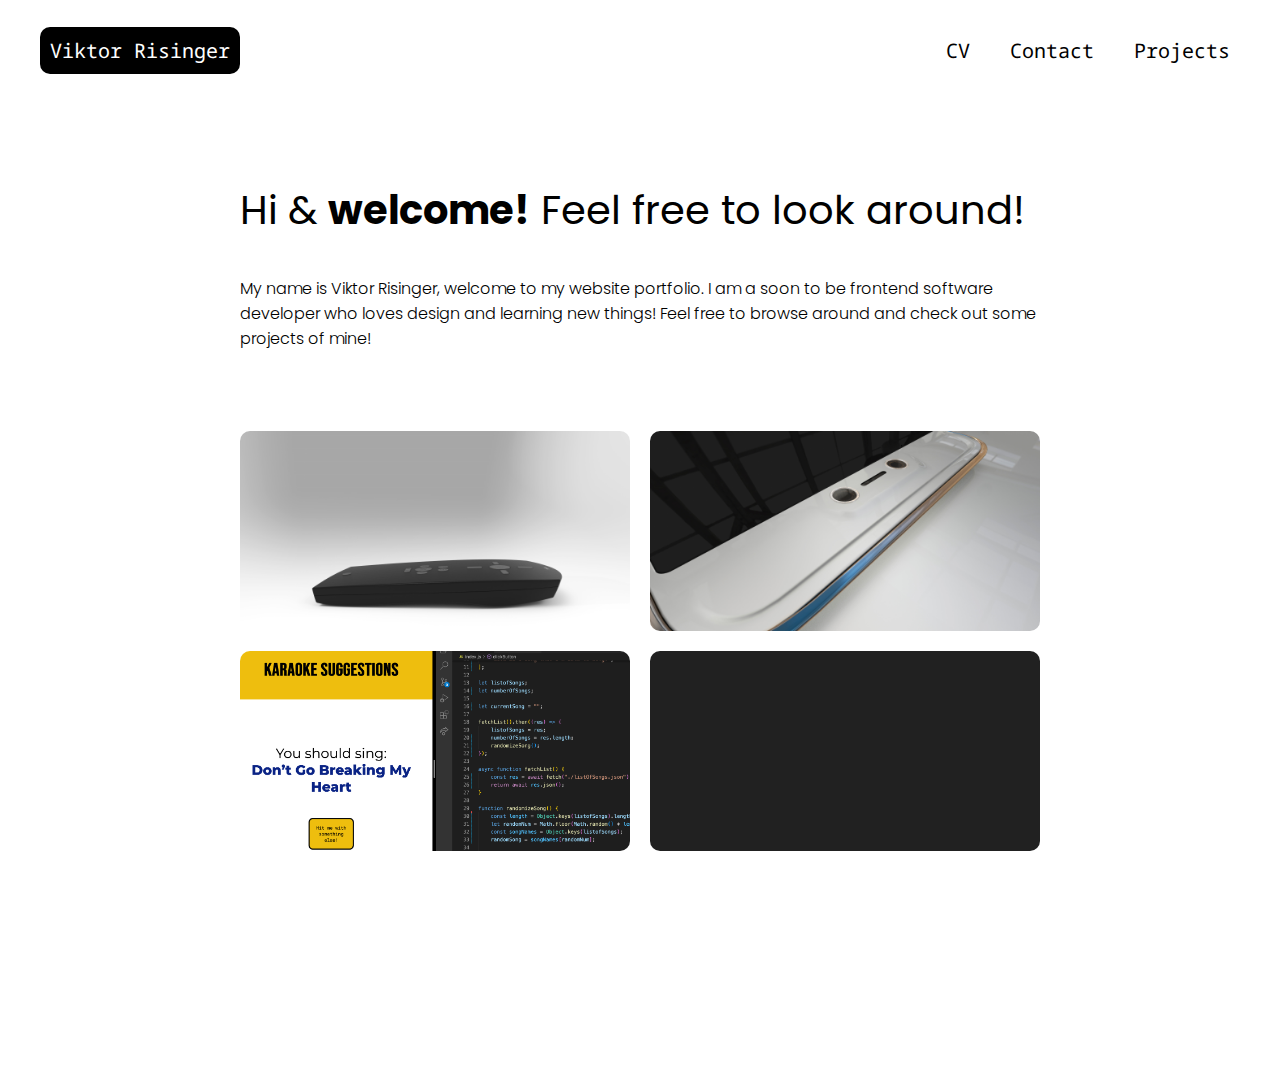
<file: index.html>
<!DOCTYPE html>
<html lang="en">
    <head>
        <meta charset="UTF-8" />
        <meta http-equiv="X-UA-Compatible" content="IE=edge" />
        <meta name="viewport" content="width=device-width, initial-scale=1.0" />
        <link rel="stylesheet" href="css/style-main.css" />
        <link rel="stylesheet" href="css/style-index.css" />
        <title>CV</title>
    </head>

    <body>
        <header>
            <nav id="navbar" class="navbar">

                <a href=index.html class="logo">Viktor Risinger</a>
            
                <ul class="navmenu">
                    <li class="navitem"><a class="navlink" href="about.html">CV</a></li>
                    <li class="navitem"><a class="navlink" href="contact.html">Contact</a></li>
                    <li class="navitem"><a class="navlink" href="index.html">Projects</a></li>
                </ul>

                <div class="hamburger">
                    <span class="burger-line"></span>
                    <span class="burger-line"></span>
                    <span class="burger-line"></span>
                </div>
            </nav> 
        </header>

        <div class="much-space"></div>
    
        <section class="grid-section">
            <h1 class="grid-heading">
                <span>Hi &</span>
                <span class="bold">welcome!</span>
                <span class="regular">Feel free to look around!</span>
            </h1>
            <p class="grid-text">
                My name is Viktor Risinger, welcome to my website portfolio.
                I am a soon to be frontend software developer who loves design and learning new things!
                Feel free to browse around and check out some projects of mine!
                
            </p>
            
            <a href="project1.html" class="card-item1 card-items"></a>
            <a href="project2.html" class="card-item2 card-items"></a>
            <a href="project3.html" class="card-item3 card-items"></a>
            <a href="rockPaperScissors/rps.html" class="card-item4 card-items">
                <span>Rock Paper Scissors</span>
            </a>            
        </section>
        
        <div class="much-space"></div>
        <div class="extra-space"></div>

        <script src="burger.js"></script>
    </body>
</html>
</file>
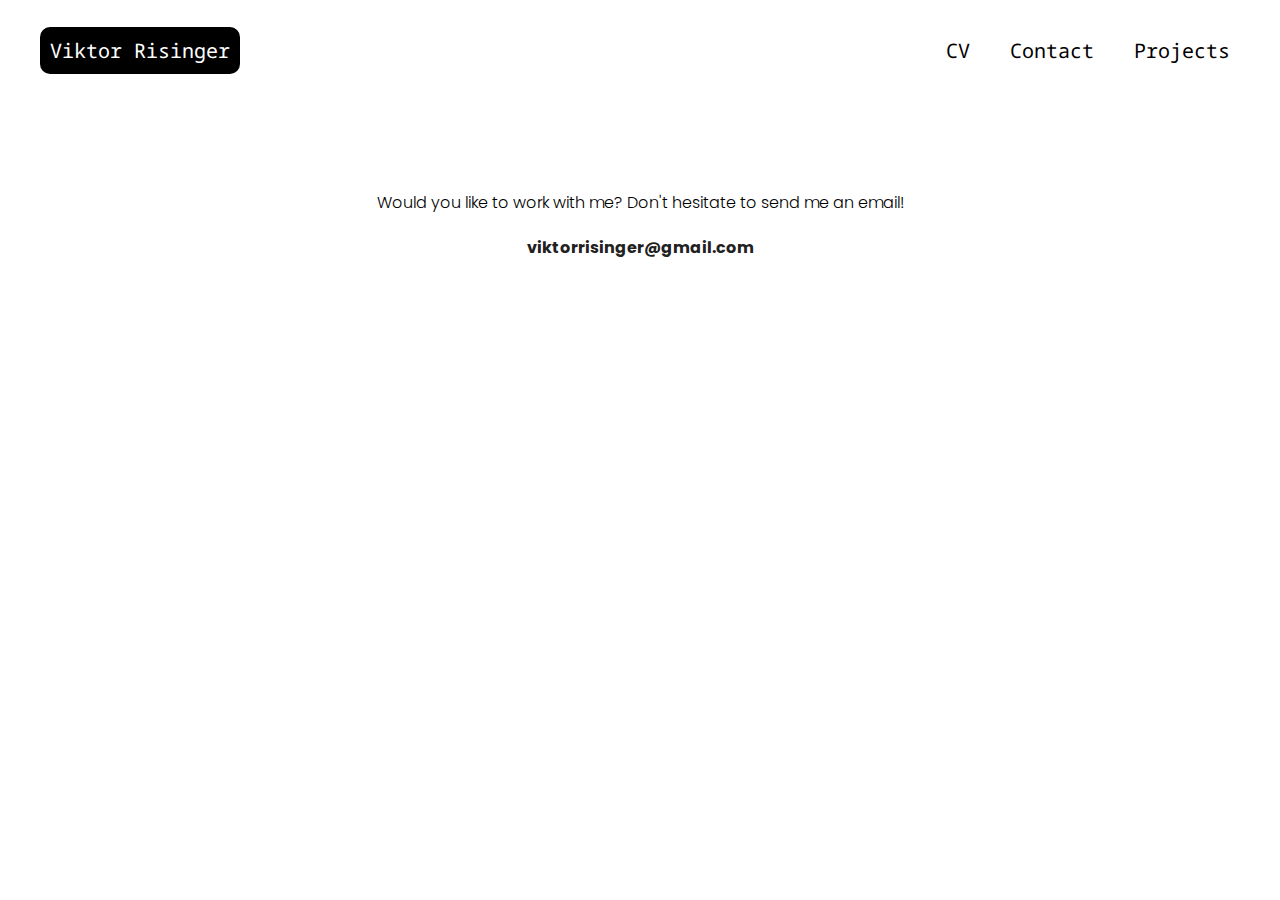
<file: contact.html>
<!DOCTYPE html>
<html lang="en">
    <head>
        <meta charset="UTF-8" />
        <meta http-equiv="X-UA-Compatible" content="IE=edge" />
        <meta name="viewport" content="width=device-width, initial-scale=1.0" />
        <link rel="stylesheet" href="css/style-contact.css" />
        <link rel="stylesheet" href="css/style-main.css" />
        <title>CV-contact</title>
    </head>
    <body>
        <header>
            <nav id="navbar" class="navbar">
                <a href="index.html" class="logo">Viktor Risinger</a>

                <ul class="navmenu">
                    <li class="navitem">
                        <a class="navlink" href="about.html">CV</a>
                    </li>
                    <li class="navitem">
                        <a class="navlink" href="contact.html">Contact</a>
                    </li>
                    <li class="navitem">
                        <a class="navlink" href="index.html">Projects</a>
                    </li>
                </ul>

                <div class="hamburger">
                    <span class="burger-line"></span>
                    <span class="burger-line"></span>
                    <span class="burger-line"></span>
                </div>
            </nav>
        </header>

        <div class="much-space"></div>

        <div class="flex-box">
            <p>
                Would you like to work with me? Don't hesitate to send me an
                email!
            </p>
            <p class="bold">viktorrisinger@gmail.com</p>
            <p></p>
        </div>

        <script src="burger.js"></script>
    </body>
</html>
</file>
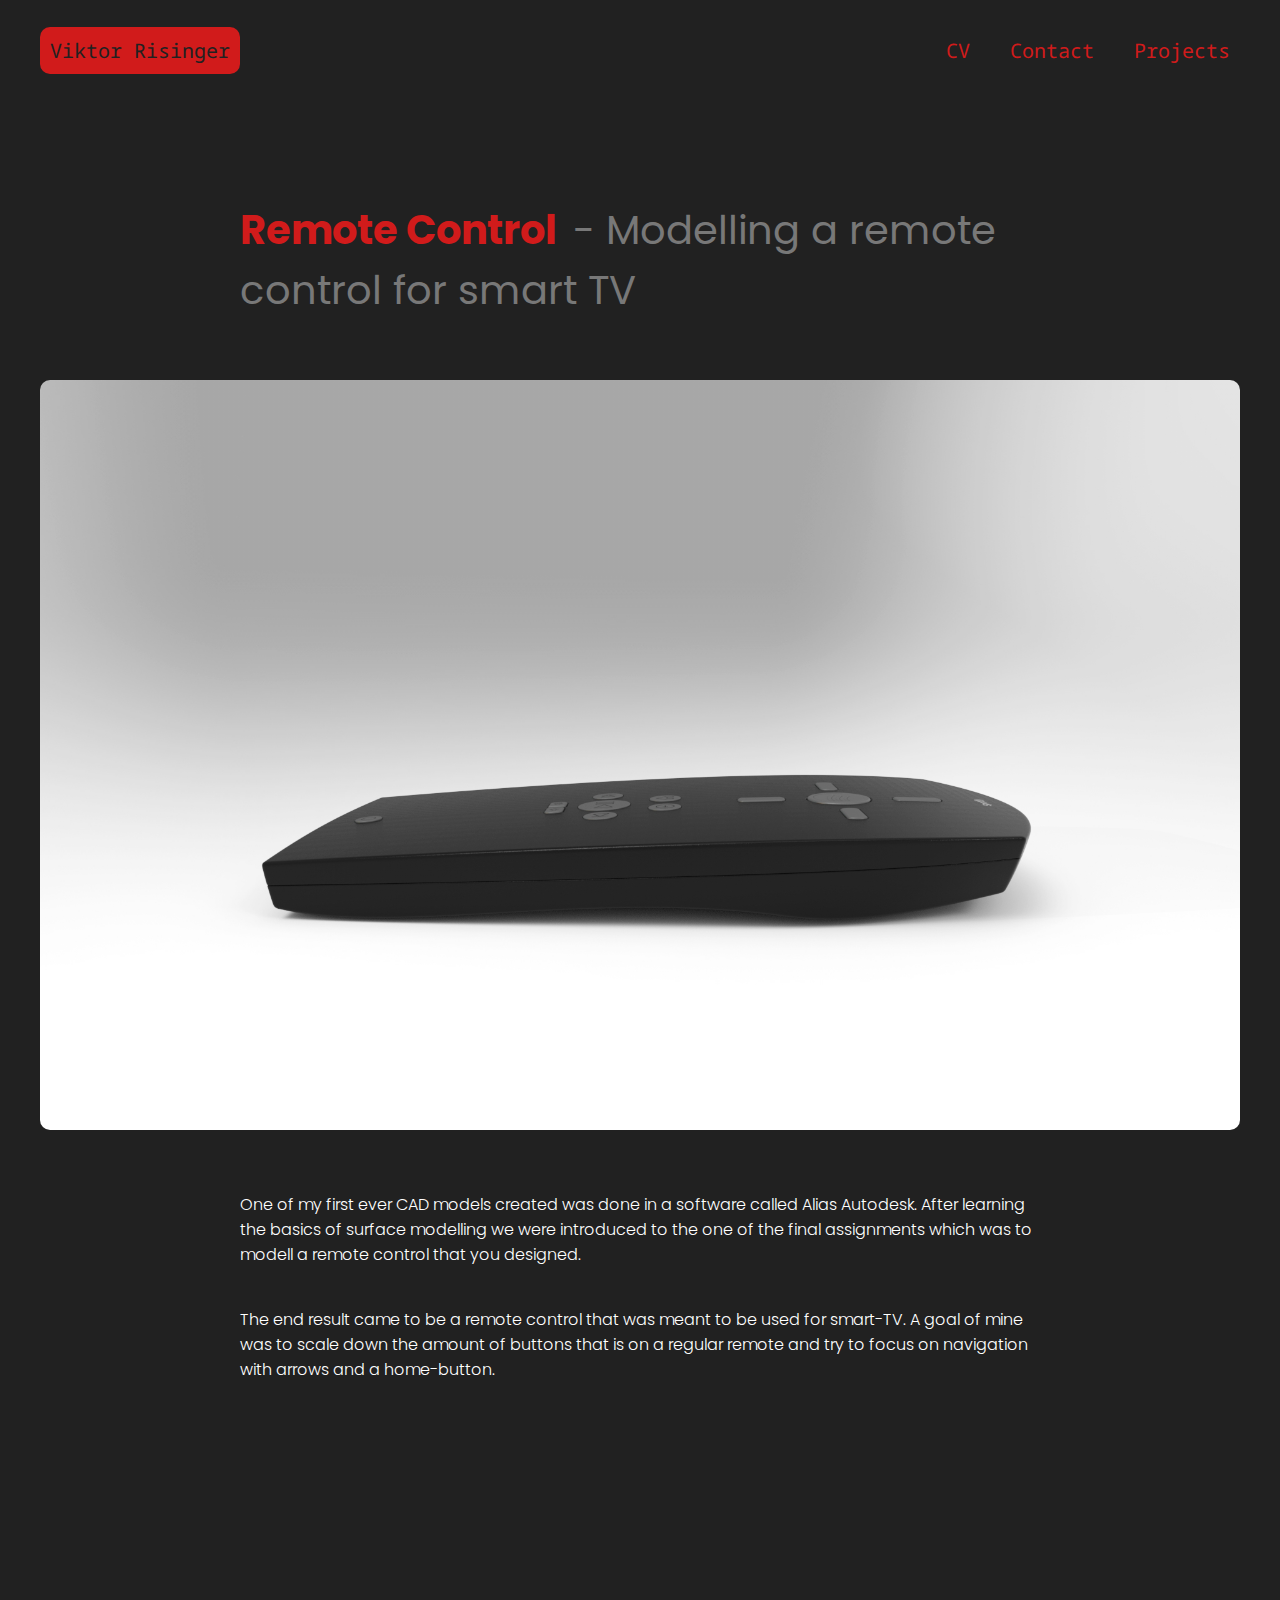
<file: project1.html>
<!DOCTYPE html>
<html lang="en">
    <head>
        <meta charset="UTF-8" />
        <meta http-equiv="X-UA-Compatible" content="IE=edge" />
        <meta name="viewport" content="width=device-width, initial-scale=1.0" />
        <link rel="stylesheet" href="css/style-main.css" />
        <link rel="stylesheet" href="css/style-project1.css" />
        <title>CV-project1</title>
        <style></style>
    </head>
    <body>
        <header>
            <nav id="navbar" class="navbar">
                <a href="index.html" class="logo">Viktor Risinger</a>

                <ul class="navmenu">
                    <li class="navitem">
                        <a class="navlink" href="about.html">CV</a>
                    </li>
                    <li class="navitem">
                        <a class="navlink" href="contact.html">Contact</a>
                    </li>
                    <li class="navitem">
                        <a class="navlink" href="index.html">Projects</a>
                    </li>
                </ul>

                <div class="hamburger">
                    <span class="burger-line"></span>
                    <span class="burger-line"></span>
                    <span class="burger-line"></span>
                </div>
            </nav>
        </header>

        <div class="much-space"></div>

        <div class="project-wrapper">
            <div class="flex-box">
                <p class="title-cont">
                    <span class="bold">Remote Control</span>
                    <span class="regular"
                        >- Modelling a remote control for smart TV</span
                    >
                </p>

                <div class="image-container">
                    <img
                        class="remote-image"
                        src="images/remote-side.jpg"
                        alt="Remote control"
                    />
                </div>

                <section class="text-content-box">
                    <p class="p-font">
                        One of my first ever CAD models created was done in a
                        software called Alias Autodesk. After learning the
                        basics of surface modelling we were introduced to the
                        one of the final assignments which was to modell a
                        remote control that you designed.
                    </p>
                    <p class="p-font">
                        The end result came to be a remote control that was
                        meant to be used for smart-TV. A goal of mine was to
                        scale down the amount of buttons that is on a regular
                        remote and try to focus on navigation with arrows and a
                        home-button.
                    </p>
                </section>
            </div>
        </div>
        <div class="much-space"></div>
        <script src="burger.js"></script>
    </body>
</html>
</file>
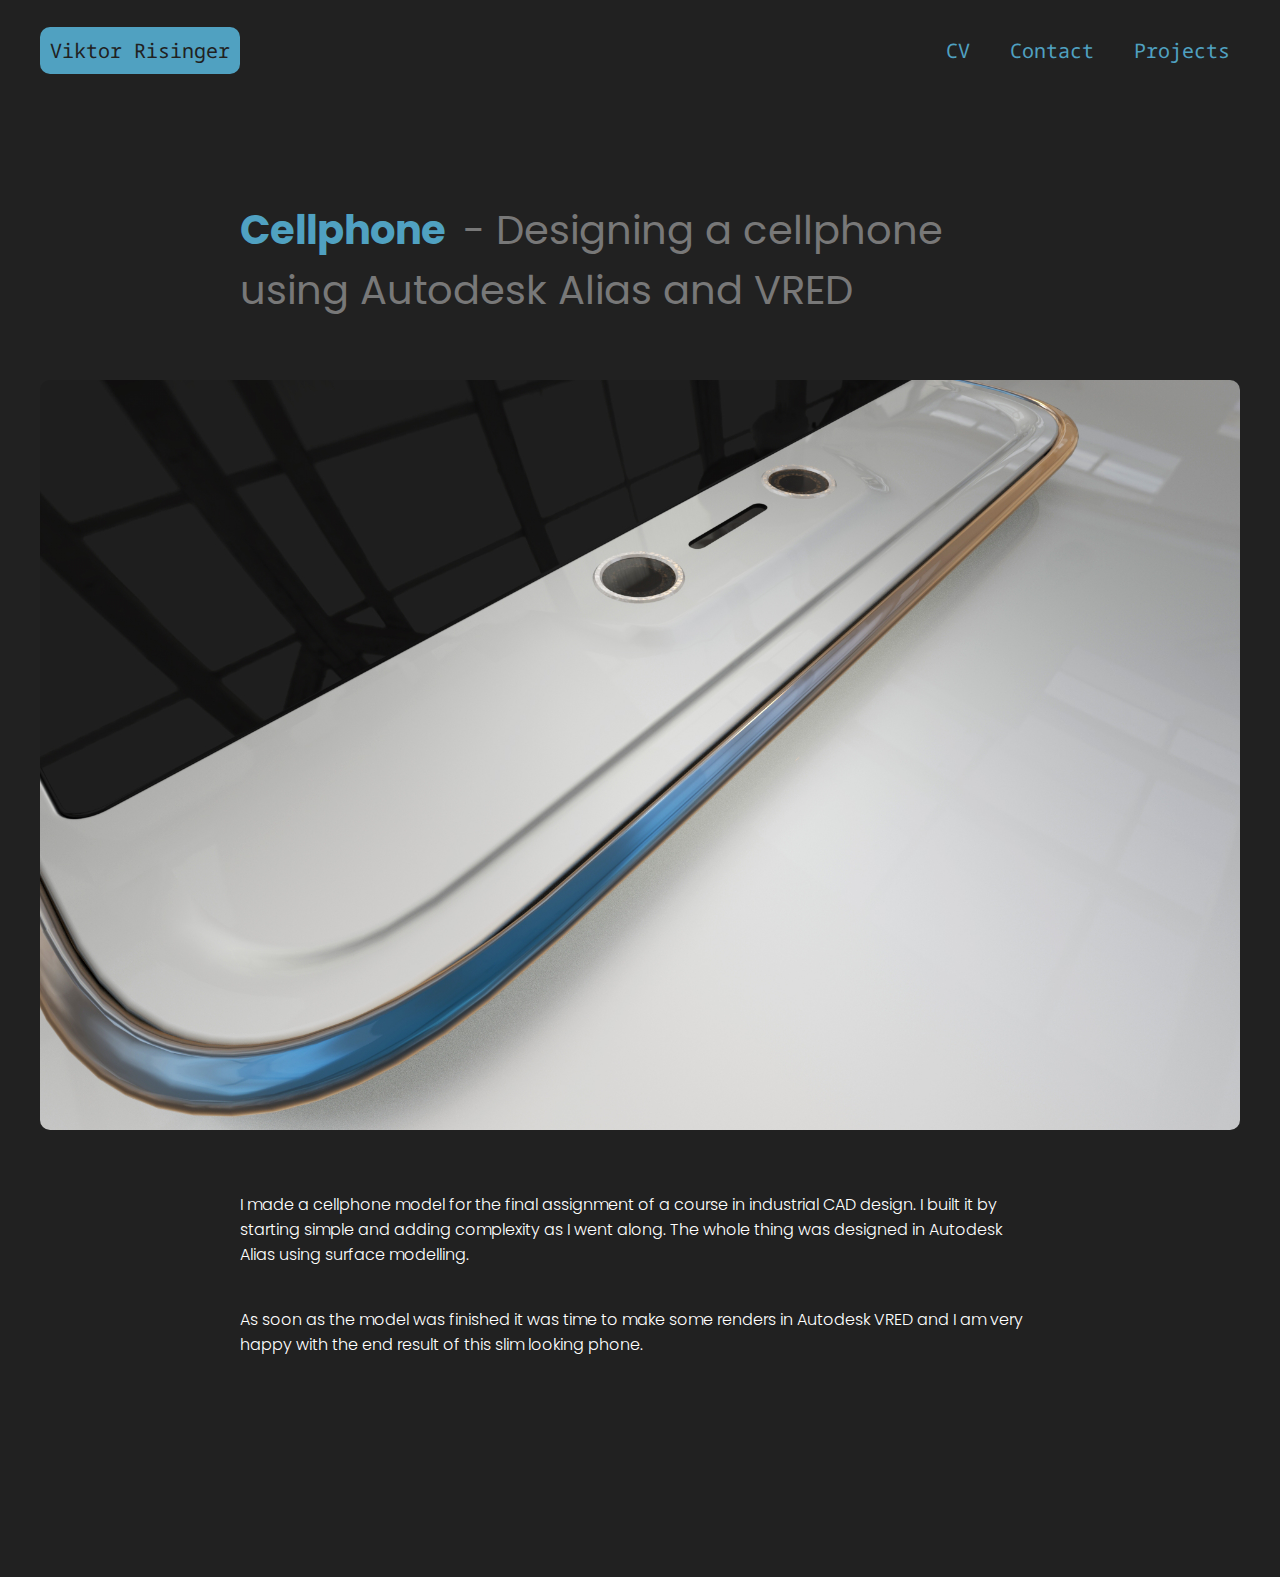
<file: project2.html>
<!DOCTYPE html>
<html lang="en">
    <head>
        <meta charset="UTF-8" />
        <meta http-equiv="X-UA-Compatible" content="IE=edge" />
        <meta name="viewport" content="width=device-width, initial-scale=1.0" />
        <link rel="stylesheet" href="css/style-main.css" />
        <link rel="stylesheet" href="css/style-project2.css" />
        <title>CV-project1</title>
        <style></style>
    </head>
    <body>
        <header>
            <nav id="navbar" class="navbar">
                <a href="index.html" class="logo">Viktor Risinger</a>

                <ul class="navmenu">
                    <li class="navitem">
                        <a class="navlink" href="about.html">CV</a>
                    </li>
                    <li class="navitem">
                        <a class="navlink" href="contact.html">Contact</a>
                    </li>
                    <li class="navitem">
                        <a class="navlink" href="index.html">Projects</a>
                    </li>
                </ul>

                <div class="hamburger">
                    <span class="burger-line"></span>
                    <span class="burger-line"></span>
                    <span class="burger-line"></span>
                </div>
            </nav>
        </header>

        <div class="much-space"></div>
        <div class="project-wrapper">
            <div class="flex-box">
                <p class="title-cont">
                    <span class="bold">Cellphone</span>
                    <span class="regular"
                        >- Designing a cellphone using Autodesk Alias and
                        VRED</span
                    >
                </p>

                <div class="image-container">
                    <img
                        class="cell-image"
                        src="images/front-cam.jpg"
                        alt="cellphone model"
                    />
                </div>

                <section class="text-content-box">
                    <p class="p-font">
                        I made a cellphone model for the final assignment of a
                        course in industrial CAD design. I built it by starting
                        simple and adding complexity as I went along. The whole
                        thing was designed in Autodesk Alias using surface
                        modelling.
                    </p>
                    <p class="p-font">
                        As soon as the model was finished it was time to make
                        some renders in Autodesk VRED and I am very happy with
                        the end result of this slim looking phone.
                    </p>
                </section>
            </div>
        </div>
        <div class="much-space"></div>
        <script src="burger.js"></script>
    </body>
</html>
</file>
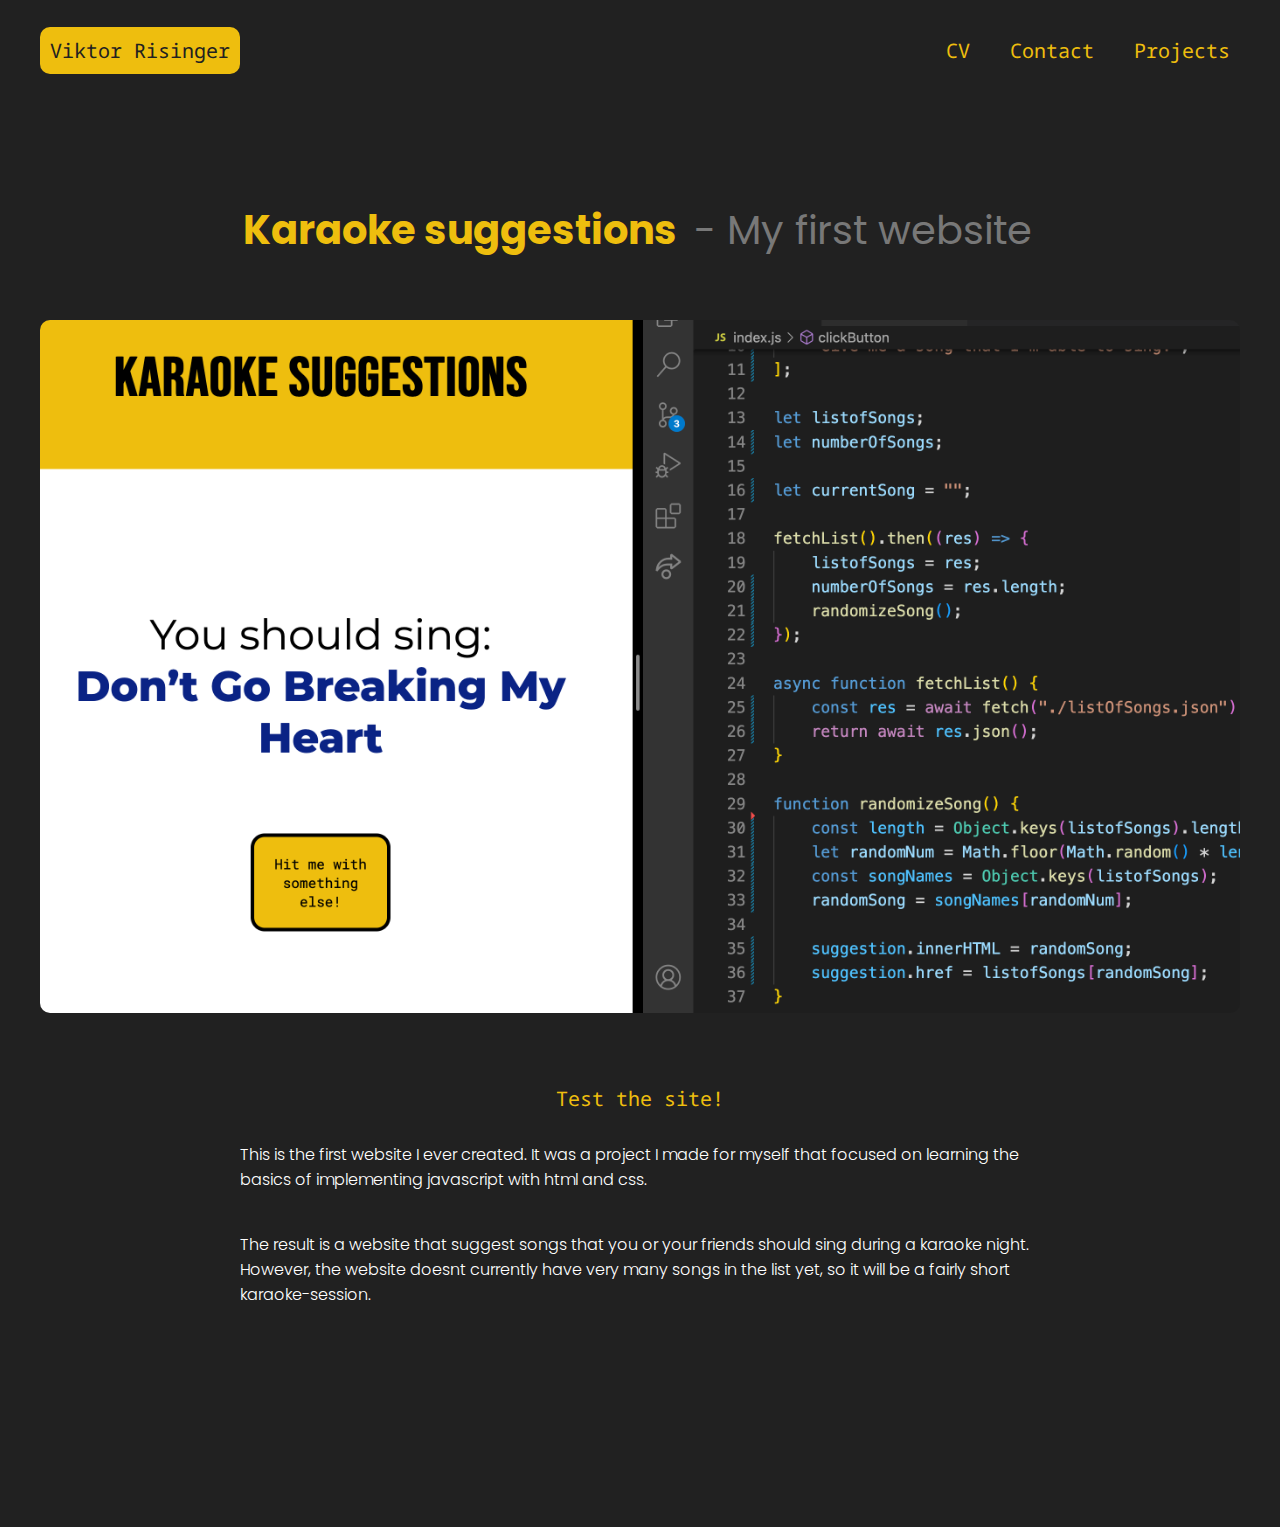
<file: project3.html>
<!DOCTYPE html>
<html lang="en">
    <head>
        <meta charset="UTF-8" />
        <meta http-equiv="X-UA-Compatible" content="IE=edge" />
        <meta name="viewport" content="width=device-width, initial-scale=1.0" />
        <link rel="stylesheet" href="css/style-main.css" />
        <link rel="stylesheet" href="css/style-project3.css" />
        <title>CV-project1</title>
        <style></style>
    </head>
    <body>
        <header>
            <nav id="navbar" class="navbar">
                <a href="index.html" class="logo">Viktor Risinger</a>

                <ul class="navmenu">
                    <li class="navitem">
                        <a class="navlink" href="about.html">CV</a>
                    </li>
                    <li class="navitem">
                        <a class="navlink" href="contact.html">Contact</a>
                    </li>
                    <li class="navitem">
                        <a class="navlink" href="index.html">Projects</a>
                    </li>
                </ul>

                <div class="hamburger">
                    <span class="burger-line"></span>
                    <span class="burger-line"></span>
                    <span class="burger-line"></span>
                </div>
            </nav>
        </header>

        <div class="much-space"></div>
        <div class="project-wrapper">
            <div class="flex-box">
                <p class="title-cont">
                    <span class="bold">Karaoke suggestions</span>
                    <span class="regular">- My first website</span>
                </p>

                <div class="image-container">
                    <img
                        class="web-image"
                        src="../images/first-website.png"
                        alt="My first website"
                    />
                </div>

                <section class="text-content-box">
                    <a
                        class="web-link center"
                        style="margin: 2rem"
                        href="https://risinger7.github.io/Karaoke-suggestions/"
                        >Test the site!
                    </a>

                    <p class="p-font">
                        This is the first website I ever created. It was a
                        project I made for myself that focused on learning the
                        basics of implementing javascript with html and css.
                    </p>
                    <p class="p-font">
                        The result is a website that suggest songs that you or
                        your friends should sing during a karaoke night.
                        However, the website doesnt currently have very many
                        songs in the list yet, so it will be a fairly short
                        karaoke-session.
                    </p>
                </section>
            </div>
        </div>
        <div class="much-space"></div>

        <script src="burger.js"></script>
    </body>
</html>
</file>
<file: css/style-main.css>
@import url("https://fonts.googleapis.com/css2?family=Poppins:wght@200;400;700&display=swap");
@import url("https://fonts.googleapis.com/css2?family=Noto+Sans+Mono:wght@100;200;300&display=swap");

:root {
    --noto: "Noto Sans Mono", monospace;
    --poppins: "Poppins", serif;
    --black: rgb(0, 0, 0);
    --grey-120: rgb(120, 120, 120);
    --white: rgb(255, 255, 255);
    --red: rgb(209, 27, 27);
    --blue: rgb(80, 161, 193);
    --yellow: #eebe0e;
    --dark-grey: rgb(33, 33, 33);
    --p1-bg: #333;
}

* {
    box-sizing: border-box;
}

html {
    font-size: 62.5%;
}

body {
    margin: 0;
    padding: 0;
    -webkit-font-smoothing: antialiased;
}

li {
    list-style: none;
}

/* nav-bar for all pages */

.navbar {
    position: fixed;
    top: 0;
    width: 100%;
    z-index: 1;
    min-height: 100px;
    color: var(--black);
    background-color: var(--white);
    display: flex;
    justify-content: space-between;
    font-size: 2em;
    font-weight: 400;
    font-family: var(--noto);
}

.logo {
    margin-left: 4rem;
    color: white;
    background-color: var(--black);
    border-radius: 1rem;
    align-self: center;
    padding: 1rem;
}

.navmenu {
    margin-right: 3rem;
    display: flex;
    justify-content: space-around;
    list-style: none;
    align-items: center;
    background-color: var(--white);
}

a {
    text-decoration: none;
    color: black;
}

a {
    padding-top: 1rem;
    padding-bottom: 1rem;
    padding-left: 2rem;
    padding-right: 2rem;
}

a:hover {
    border-radius: 10px;
    background-color: black;
    color: white;
}

.hamburger {
    margin-top: 1rem;
    display: none;
    margin-right: 4rem;
    overflow: hidden;
    align-self: center;
    width: 40px;
    height: 40px;
}

.burger-line {
    display: block;
    margin-top: 4px;
    margin-bottom: 4px;
    margin-left: auto;
    margin-right: auto;
    width: 40px;
    height: 6px;
    background-color: black;
    -webkit-transition: 0.5s ease-in-out;
    transition: 0.5s ease-in-out;
}

/* media for hamburger menu */

@media (max-width: 700px) {
    .hamburger {
        display: block;
    }
    .hamburger.active .burger-line:nth-child(2) {
        opacity: 0;
    }
    .hamburger.active .burger-line:nth-child(1) {
        transform: translateY(10px) rotate(-45deg);
    }
    .hamburger.active .burger-line:nth-child(3) {
        transform: translateY(-10px) rotate(45deg);
    }

    .navmenu {
        position: fixed;
        left: -100%;
        top: 70px;
        flex-direction: row;
        width: 100%;
        text-align: center;
        transition: 0.3s;
    }
    .navmenu.active {
        left: 0;
        z-index: 1;
        color: white;
    }
    .navitem {
        margin: 10px 0;
    }
}

.bold {
    font-weight: 700;
    font-family: "Poppins", serif;
}

.regular {
    font-weight: 400;
    font-family: "Poppins", serif;
}

.p-font {
    font-weight: 300;
    font-family: "Poppins", serif;
    /* text-transform: uppercase; */
}

p {
    color: var(--p-grey);
    font-weight: 300;
    font-family: "poppins", serif;
    font-size: 1.6rem;
}

.bold {
    font-weight: 700;
}

.font-noto {
    font-family: var(--noto);
}

/*MARGINS*/

.much-space {
    margin: 18rem;
}
.space-10r {
    margin: 10rem;
}

.margin-center {
    margin-left: auto;
    margin-right: auto;
}
.margin-2r {
    margin: 2rem;
}
.margin-t-4r {
    margin-top: 4rem;
}
.extra-space {
    height: 4rem;
}
</file>
<file: css/style-index.css>
.main-container {
    background-color: var(--bg-white);
    display: flex;
    flex-direction: column;
    align-items: center;
    margin: 0;
    width: 100vw;
}

.content1 {
    max-width: 800px;
    display: flex;
    flex-direction: column;
    flex-grow: 1;
}

.grid-section {
    display: grid;
    grid-template-columns: 1fr;
    grid-template-rows: auto auto repeat(4, 200px);
    gap: 2rem;
    margin: 2rem;
    justify-content: center;
}

.card-item1 {
    background-size: 100%;
    background-image: url("../images/remote-side.jpg");
}

.card-item2 {
    background-size: 100%;
    background-image: url("../images/front-cam.jpg");
}
.card-item3 {
    background-size: cover;
    background-image: url("../images/first-website.png");
}
.card-item4 {
    display: flex;
    justify-content: center;
    align-items: center;
    background-color: var(--dark-grey);
    font-size: 20px;
    font-family: var(--poppins);
    color: white;
}
.card-items {
    border-radius: 1rem;
    transition: 1s ease-in-out;
}
.card-items:hover {
    transform: scale(1.05);
    transition: 1s ease-in-out;
}

.card-item4 > span {
    display: none;
}
.card-item4:hover > span {
    display: block;
}

h1 {
    padding: 0;
    margin: 0;
    color: var(--black);
    font-weight: 400;
    font-family: "poppins", serif;
    font-size: 40px;
}

.grid-text {
    margin-bottom: 6rem;
}

footer {
    display: flex;
    justify-content: center;
}

@media (min-width: 700px) {
    .grid-section {
        max-width: 800px;
        grid-template-columns: 1fr 1fr;
        grid-template-rows: auto auto repeat(2, 200px);
        grid-template-areas:
            "item1 item2"
            "item3 item4";
    }

    .grid-heading {
        grid-column: 1/3;
    }

    .grid-text {
        grid-row: 2;
        grid-column: 1/3;
    }

    .card-items {
        max-width: 400px;
    }
    .card-item1 {
        grid-area: "item1";
    }
    .card-item2 {
        grid-area: "item2";
    }
    .card-item3 {
        grid-area: "item3";
    }
    .card-item4 {
        grid-area: "item4";
    }
}

@media (min-width: 840px) {
    .grid-section {
        margin-left: auto;
        margin-right: auto;
    }
}
</file>
<file: css/style-contact.css>
.flex-box {
    margin: 10rem;
    display: flex;
    justify-content: center;
}

.margin-center {
    margin-left: auto;
    margin-right: auto;
}

.bold {
    color: var(--dark-grey);
    font-weight: 700;
}

p {
    min-width: 20rem;
    color: rgb(39, 37, 37);
    margin: 1rem;
    font-weight: 100;
    font-family: "Poppins", serif;
}

.flex-box {
    display: flex;
    flex-direction: column;
    align-items: center;
    font-size: 20px;
}
</file>
<file: css/style-project1.css>
body {
    background-color: var(--dark-grey);
}

.burger-line {
    background-color: var(--red);
}

.navbar {
    background-color: var(--dark-grey);
}

.navmenu {
    background-color: var(--dark-grey);
}

.project-wrapper {
    display: flex;
    justify-content: center;
    flex-direction: column;
}
.logo {
    color: var(--dark-grey);
    background-color: var(--red);
}

a {
    text-decoration: none;
    color: var(--red);
}

.flex-box {
    display: flex;
    flex-direction: column;
    align-items: center;
}

.project-header {
    display: flex;
    justify-content: right;
    margin-right: 3rem;
}

.title-cont {
    color: var(--grey-120);
    font-size: 40px;
    font-family: "Poppins", serif;
}

.bold {
    color: var(--red);
}

.regular {
    color: var(--grey-120);
    font-weight: 400;
    flex-wrap: wrap;
    padding: 5px;
}

.remote-image {
    max-width: 1200px;
    width: 100%;
    object-fit: cover;
    border-radius: 10px;
}

.image-container {
    padding: 2rem;
    margin-bottom: 2rem;
}

p {
    color: rgb(255, 255, 255);
    font-size: 1.6em;
    margin: 2rem;
    margin-top: 2rem;
    margin-bottom: 4rem;
    max-width: 800px;
    font-weight: 100;
    font-family: "Poppins", serif;
}
</file>
<file: css/style-project2.css>
body {
    background-color: var(--dark-grey);
}

.burger-line {
    background-color: var(--blue);
}

.navbar {
    background-color: var(--dark-grey);
}
.navmenu {
    background-color: var(--dark-grey);
}
.logo {
    color: var(--dark-grey);
    background-color: var(--blue);
}

.project-wrapper {
    min-height: 100vh;
    display: flex;
    justify-content: center;
    flex-direction: column;
}

a {
    text-decoration: none;
    color: var(--blue);
}

.bold {
    color: var(--blue);
}

.top-cont {
    display: flex;
    justify-content: right;
    margin-right: 3rem;
}

.small-heading {
    color: var(--blue);
    font-family: var(--noto);
}

.title-cont {
    color: var(--grey-120);
    font-size: 40px;
    font-family: "Poppins", serif;
}

.bold {
    color: var(--blue);
}

.regular {
    color: var(--grey-120);
    font-weight: 400;
    flex-wrap: wrap;
    padding: 5px;
}

.cell-image {
    max-width: 1200px;
    width: 100%;
    object-fit: cover;
    border-radius: 10px;
}

.image-container {
    padding: 2rem;
    margin-bottom: 2rem;
}

.flex-box {
    display: flex;
    flex-direction: column;
    align-items: center;
}

p {
    color: rgb(255, 255, 255);
    font-size: 1.6em;
    margin: 2rem;
    margin-top: 2rem;
    margin-bottom: 4rem;
    max-width: 800px;
    font-weight: 100;
    font-family: "Poppins", serif;
}
</file>
<file: css/style-project3.css>
body {
    background-color: var(--dark-grey);
}

.burger-line {
    background-color: var(--yellow);
}
.navbar {
    background-color: var(--dark-grey);
}
.navmenu {
    background-color: var(--dark-grey);
}
.logo {
    background-color: var(--yellow);
    color: var(--dark-grey);
}

.project-wrapper {
    min-height: 100vh;
    display: flex;
    justify-content: center;
    flex-direction: column;
}

a {
    text-decoration: none;
    color: var(--yellow);
}

.web-link {
    font-family: var(--noto);
    font-size: 2rem;
}
.center {
    display: flex;
    justify-content: center;
}

.bold {
    color: var(--yellow);
}

.title-cont {
    color: var(--grey-120);
    font-size: 40px;
    font-family: "Poppins", serif;
}

.bold {
    color: var(--yellow);
}

.regular {
    color: var(--grey-120);
    font-weight: 400;
    flex-wrap: wrap;
    padding: 5px;
}

.web-image {
    max-width: 1200px;
    width: 100%;
    object-fit: cover;
    border-radius: 10px;
}

.image-container {
    padding: 2rem;
    margin-bottom: 2rem;
}

.flex-box {
    display: flex;
    flex-direction: column;
    align-items: center;
}

p {
    color: rgb(255, 255, 255);
    font-size: 1.6em;
    margin: 2rem;
    margin-top: 2rem;
    margin-bottom: 4rem;
    max-width: 800px;
    font-weight: 100;
    font-family: "Poppins", serif;
}
</file>
